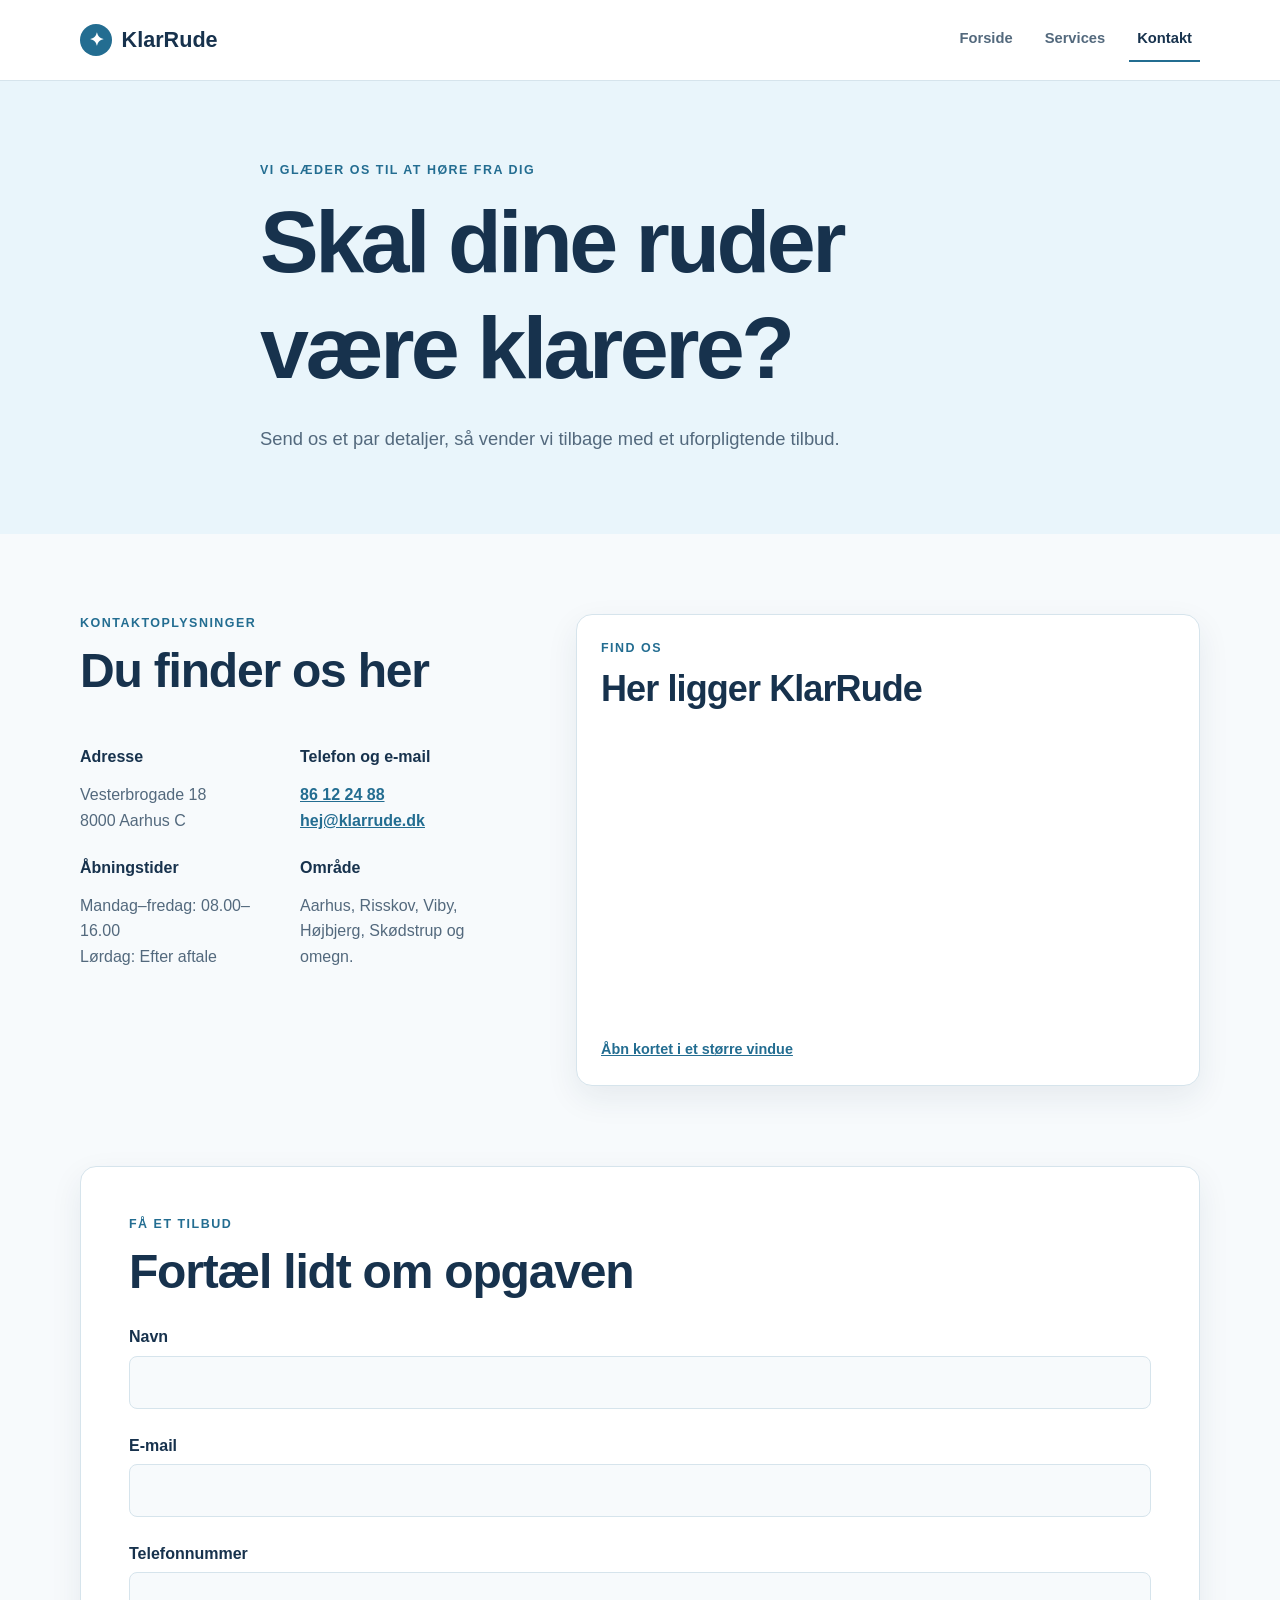
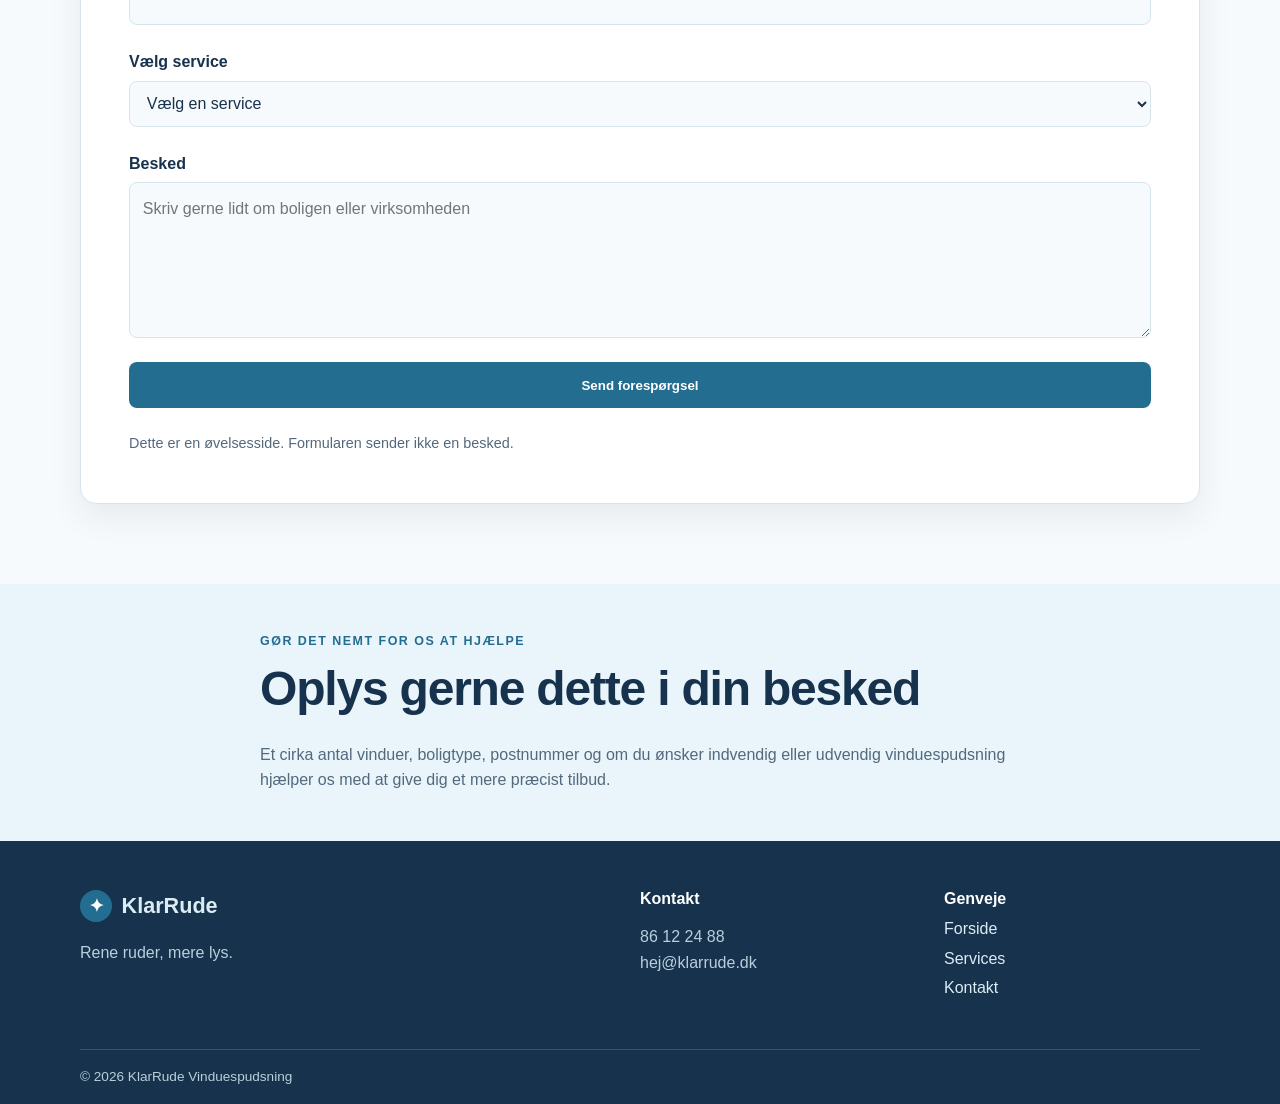
<file: contact.html>
<!DOCTYPE html>
<html lang="da">
    <head>
        <meta charset="UTF-8">
        <meta name="viewport" content="width=device-width, initial-scale=1.0">
        <meta name="description" content="Kontakt KlarRude Vinduespudsning for et uforpligtende tilbud i Aarhus og omegn.">
        <title>Kontakt | KlarRude Vinduespudsning</title>
        <link rel="stylesheet" href="css/styles.css">
    </head>
    <body>
        <!-- Header og hovednavigation -->
        <header class="site-header">
            <div class="container header-content">
                <a class="brand" href="index.html" aria-label="KlarRude Vinduespudsning - forside">
                    <span class="brand-mark" aria-hidden="true">✦</span>
                    <span>KlarRude</span>
                </a>
                <nav class="main-navigation" aria-label="Hovednavigation">
                    <ul>
                        <li>
                            <a href="index.html">
                                Forside
                            </a>
                        </li>
                        <li>
                            <a href="services.html">
                                Services
                            </a>
                        </li>
                        <li>
                            <a class="active-link" href="contact.html" aria-current="page">
                                Kontakt
                            </a>
                        </li>
                    </ul>
                </nav>
            </div>
        </header>
        <main>
            <!-- Sideintro -->
            <section class="page-hero">
                <div class="container narrow-content">
                    <p class="eyebrow">
                        Vi glæder os til at høre fra dig
                    </p>
                    <h1>Skal dine ruder være klarere?</h1>
                    <p>
                        Send os et par detaljer, så vender vi tilbage med et uforpligtende tilbud.
                    </p>
                </div>
            </section>
            <!-- Kontaktoplysninger og kontaktformular -->
            <section class="section-spacing">
                <div class="container contact-layout">
                    <div class="contact-details">
                        <p class="eyebrow">
                            Kontaktoplysninger
                        </p>
                        <h2>Du finder os her</h2>
                        <div class="contact-item">
                            <h3>Adresse</h3>
                            <p>
                                Vesterbrogade 18
                                <br>
                                8000 Aarhus C
                            </p>
                        </div>
                        <div class="contact-item">
                            <h3>Telefon og e-mail</h3>
                            <p>
                                <a href="tel:+4586122488">
                                    86 12 24 88
                                </a>
                                <br>
                                <a href="mailto:hej@klarrude.dk">
                                    hej@klarrude.dk
                                </a>
                            </p>
                        </div>
                        <div class="contact-item">
                            <h3>Åbningstider</h3>
                            <p>
                                Mandag–fredag: 08.00–16.00
                                <br>
                                Lørdag: Efter aftale
                            </p>
                        </div>
                        <div class="contact-item">
                            <h3>Område</h3>
                            <p>
                                Aarhus, Risskov, Viby, Højbjerg, Skødstrup og omegn.
                            </p>
                        </div>
                    </div>
                    <!-- Kort over butikkens placering -->
                    <div class="map-card">
                        <div class="map-heading">
                            <p class="eyebrow">Find os</p>
                            <h2>Her ligger KlarRude</h2>
                        </div>
                        <iframe
                            class="location-map"
                            src="https://www.openstreetmap.org/export/embed.html?bbox=10.190%2C56.153%2C10.215%2C56.165&amp;layer=mapnik&amp;marker=56.159%2C10.203"
                            title="Kort over KlarRudes placering i Aarhus"
                            loading="lazy">
                        </iframe>
                        <p class="map-link"><a href="https://www.openstreetmap.org/?mlat=56.159&amp;mlon=10.203#map=15/56.159/10.203" target="_blank" rel="noopener">Åbn kortet i et større vindue</a></p>
                    </div>
                    <div class="form-wrapper">
                        <p class="eyebrow">
                            Få et tilbud
                        </p>
                        <h2>Fortæl lidt om opgaven</h2>
                        <form class="contact-form" aria-describedby="form-note">
                            <div class="form-field">
                                <label for="name">Navn</label>
                                <input type="text" id="name" name="name" autocomplete="name" required>
                            </div>
                            <div class="form-field">
                                <label for="email">E-mail</label>
                                <input type="email" id="email" name="email" autocomplete="email" required>
                            </div>
                            <div class="form-field">
                                <label for="phone">Telefonnummer</label>
                                <input type="tel" id="phone" name="phone" autocomplete="tel">
                            </div>
                            <div class="form-field">
                                <label for="service">Vælg service</label>
                                <select id="service" name="service" required>
                                    <option value="">Vælg en service</option>
                                    <option value="privat">Privat vinduespudsning</option>
                                    <option value="erhverv">Erhvervsvinduespudsning</option>
                                    <option value="abonnement">Fast abonnementsordning</option>
                                </select>
                            </div>
                            <div class="form-field">
                                <label for="message">Besked</label>
                                <textarea id="message" name="message" rows="5" placeholder="Skriv gerne lidt om boligen eller virksomheden"></textarea>
                            </div>
                            <button class="button button-primary" type="button">
                                Send forespørgsel
                            </button>
                            <p class="form-note" id="form-note">
                                Dette er en øvelsesside. Formularen sender ikke en besked.
                            </p>
                        </form>
                    </div>
                </div>
            </section>
            <!-- Information om tilbud -->
            <section class="info-section section-light">
                <div class="container narrow-content">
                    <p class="eyebrow">
                        Gør det nemt for os at hjælpe
                    </p>
                    <h2>Oplys gerne dette i din besked</h2>
                    <p>
                        Et cirka antal vinduer, boligtype, postnummer og om du ønsker indvendig eller udvendig vinduespudsning hjælper os med at give dig et mere præcist tilbud.
                    </p>
                </div>
            </section>
        </main>
        <!-- Footer -->
        <footer class="site-footer">
            <div class="container footer-grid">
                <div>
                    <a class="brand brand-light" href="index.html">
                        <span class="brand-mark" aria-hidden="true">✦</span>
                        <span>KlarRude</span>
                    </a>
                    <p>
                        Rene ruder, mere lys.
                    </p>
                </div>
                <div>
                    <h2>Kontakt</h2>
                    <p>
                        <a href="tel:+4586122488">
                            86 12 24 88
                        </a>
                        <br>
                        <a href="mailto:hej@klarrude.dk">
                            hej@klarrude.dk
                        </a>
                    </p>
                </div>
                <div>
                    <h2>Genveje</h2>
                    <nav aria-label="Footer-navigation">
                        <a href="index.html">
                            Forside
                        </a>
                        <a href="services.html">
                            Services
                        </a>
                        <a href="contact.html">
                            Kontakt
                        </a>
                    </nav>
                </div>
            </div>
            <div class="container footer-bottom">
                <p>
                    &copy; 2026 KlarRude Vinduespudsning
                </p>
            </div>
        </footer>
    </body>
</html>
</file>
<file: css/styles.css>
/* Farver og fælles mål */
:root {
    --white: #fff;
    --bg: #f7fafc;
    --light: #e9f5fb;
    --blue: #236d91;
    --dark: #17324d;
    --muted: #53697d;
    --border: #d6e4ec;
    --xs: .5rem;
    --sm: 1rem;
    --md: 1.5rem;
    --lg: 3rem;
    --xl: 5rem;
    --radius: .5rem;
    --large: 1rem;
    --shadow: 0 .75rem 2rem rgba(23,50,77,.08);
}


/* Grundlæggende styling */
* {
    box-sizing: border-box;
}

html {
    scroll-behavior: smooth;
}

body {
    margin: 0;
    color: var(--dark);
    background: var(--bg);
    font-family: Arial,Helvetica,sans-serif;
    line-height: 1.6;
}

img {
    display: block;
    max-width: 100%;
    height: auto;
}

a {
    color: inherit;
}

a:focus-visible,
button:focus-visible,
input:focus-visible,
select:focus-visible,
textarea:focus-visible {
    outline: 3px solid #9a4b00;
    outline-offset: 3px;
}

.container {
    width: min(1120px,calc(100% - 2rem));
    margin: auto;
}

.section-spacing {
    padding: var(--xl) 0;
}

.section-light {
    background: var(--light);
}

.eyebrow {
    margin: 0 0 var(--xs);
    color: var(--blue);
    font-size: .78rem;
    font-weight: 700;
    letter-spacing: .12em;
    text-transform: uppercase;
}

h1,h2,h3 {
    margin-top: 0;
    line-height: 1.2;
    overflow-wrap: anywhere;
}

h1 {
    margin-bottom: var(--md);
    font-size: clamp(2.5rem,9vw,5.5rem);
    letter-spacing: -.04em;
}

h2 {
    margin-bottom: var(--md);
    font-size: clamp(1.8rem,4vw,3rem);
    letter-spacing: -.025em;
}

h3 {
    margin-bottom: var(--xs);
    font-size: 1.2rem;
}


/* Header og navigation */
.site-header {
    background: var(--white);
    border-bottom: 1px solid var(--border);
}

.header-content {
    display: flex;
    flex-direction: column;
    align-items: flex-start;
    justify-content: space-between;
    min-height: 5rem;
    gap: var(--sm);
    padding: var(--sm) 0;
}

.brand {
    display: inline-flex;
    align-items: center;
    gap: .6rem;
    color: var(--dark);
    font-size: 1.35rem;
    font-weight: 800;
    text-decoration: none;
}

.brand-mark {
    display: grid;
    width: 2rem;
    height: 2rem;
    place-items: center;
    color: var(--white);
    background: var(--blue);
    border-radius: 50%;
    font-size: 1.1rem;
}

.main-navigation ul {
    display: flex;
    flex-wrap: wrap;
    gap: .35rem;
    margin: 0;
    padding: 0;
    list-style: none;
}

.main-navigation a {
    display: block;
    padding: .6rem .5rem;
    color: var(--muted);
    font-size: .92rem;
    font-weight: 700;
    text-decoration: none;
    border-bottom: 2px solid transparent;
}

.main-navigation a:hover,.main-navigation .active-link {
    color: var(--dark);
    border-color: var(--blue);
}


/* Forside */
.hero-section {
    padding: var(--lg) 0;
    background: linear-gradient(135deg,var(--light),var(--white));
}

.hero-content {
    display: grid;
    align-items: center;
    gap: var(--lg);
}

.hero-intro {
    max-width: 35rem;
    margin-bottom: var(--md);
    color: var(--muted);
    font-size: 1.1rem;
}

.hero-image {
    width: 100%;
    border-radius: var(--large);
    box-shadow: var(--shadow);
}

.button {
    display: inline-block;
    padding: .85rem 1.35rem;
    border: 2px solid transparent;
    border-radius: var(--radius);
    font-weight: 700;
    text-decoration: none;
    cursor: pointer;
    transition: transform .18s ease,background-color .18s ease;
}

.button:hover {
    transform: translateY(-2px);
}

.button-primary {
    color: var(--white);
    background: var(--blue);
}

.button-primary:hover {
    background: var(--dark);
}

.split-layout {
    display: grid;
    gap: var(--md);
}

.split-layout>p {
    max-width: 42rem;
    margin-bottom: 0;
    color: var(--muted);
    font-size: 1.08rem;
}

.section-heading {
    max-width: 44rem;
    margin-bottom: var(--lg);
}

.heading-with-link {
    display: flex;
    flex-direction: column;
    align-items: flex-start;
    justify-content: space-between;
    gap: var(--md);
    max-width: none;
}

.text-link {
    color: var(--blue);
    font-weight: 700;
    text-decoration: none;
}

.text-link:hover {
    color: var(--dark);
    text-decoration: underline;
}


/* Fordele og servicekort */
.benefits-grid,.service-grid {
    display: grid;
    gap: var(--md);
}

.benefit-card {
    padding: var(--md);
    background: var(--white);
    border: 1px solid var(--border);
    border-radius: var(--radius);
}

.benefit-card p,.service-card p {
    margin-bottom: 0;
    color: var(--muted);
}

.benefit-number {
    display: block;
    margin-bottom: var(--md);
    color: var(--blue);
    font-weight: 800;
}

.service-card {
    overflow: hidden;
    background: var(--white);
    border: 1px solid var(--border);
    border-radius: var(--large);
    box-shadow: var(--shadow);
}

.service-card img {
    width: 100%;
}

.card-content {
    padding: var(--md);
}

.card-content .text-link {
    display: inline-block;
    margin-top: var(--md);
}


/* Intro på undersider */
.page-hero {
    padding: var(--xl) 0;
    background: var(--light);
}

.narrow-content {
    max-width: 760px;
}

.page-hero p:last-child {
    margin-bottom: 0;
    color: var(--muted);
    font-size: 1.15rem;
}


/* Servicesiden */
.service-list {
    display: grid;
    gap: var(--lg);
}

.service-detail {
    display: grid;
    overflow: hidden;
    background: var(--white);
    border: 1px solid var(--border);
    border-radius: var(--large);
    box-shadow: var(--shadow);
}

.service-detail img {
    width: 100%;
    height: 100%;
    object-fit: cover;
}

.service-detail-content {
    padding: var(--lg);
}

.service-detail-content>p:not(.eyebrow) {
    color: var(--muted);
}

.check-list {
    margin: var(--md) 0 0;
    padding: 0;
    list-style: none;
}

.check-list li {
    margin-bottom: var(--xs);
    padding-left: 1.6rem;
}

.check-list li:before {
    content: "✓";
    display: inline-block;
    width: 1.6rem;
    margin-left: -1.6rem;
    color: var(--blue);
    font-weight: 700;
}

.cta-section {
    padding: var(--lg) 0;
    color: var(--white);
    background: var(--dark);
}

.cta-content {
    display: flex;
    flex-direction: column;
    align-items: flex-start;
    justify-content: space-between;
    gap: var(--md);
}

.cta-content h2 {
    margin-bottom: 0;
}

.cta-content .eyebrow {
    color: #9ed8ee;
}


/* Kontakt og formular */
.contact-layout {
    display: grid;
    gap: var(--xl);
}

.contact-details {
    display: block;
    align-content: start;
    grid-template-columns: 1fr 1fr;
    column-gap: var(--md);
}

.contact-details>.eyebrow,.contact-details>h2 {
    grid-column: 1/-1;
}

.contact-item {
    margin-top: var(--md);
}

.contact-item h3 {
    font-size: 1rem;
}

.contact-item p {
    margin-bottom: 0;
    color: var(--muted);
}

.contact-item a {
    color: var(--blue);
    font-weight: 700;
}

.map-card {
    min-width: 0;
    padding: var(--md);
    background: var(--white);
    border: 1px solid var(--border);
    border-radius: var(--large);
    box-shadow: var(--shadow);
}

.map-heading h2 {
    margin-bottom: var(--md);
    font-size: clamp(1.5rem, 4vw, 2.25rem);
}

.location-map {
    display: block;
    width: 100%;
    min-height: 18rem;
    border: 0;
    border-radius: var(--radius);
}

.map-link {
    margin: var(--sm) 0 0;
    font-size: .9rem;
}

.map-link a {
    color: var(--blue);
    font-weight: 700;
}

.form-wrapper {
    min-width: 0;
    padding: var(--md);
    background: var(--white);
    border: 1px solid var(--border);
    border-radius: var(--large);
    box-shadow: var(--shadow);
}

.contact-form {
    display: grid;
    gap: var(--md);
}

.form-field {
    min-width: 0;
    display: grid;
    gap: .35rem;
}

.form-field label {
    font-weight: 700;
}

.form-field input,.form-field select,.form-field textarea {
    min-width: 0;
    width: 100%;
    padding: .8rem;
    color: var(--dark);
    background: var(--bg);
    border: 1px solid var(--border);
    border-radius: var(--radius);
    font: inherit;
}

.form-field textarea {
    resize: vertical;
}

.info-section {
    padding: var(--lg) 0;
}

.info-section p:last-child {
    margin-bottom: 0;
    color: var(--muted);
}


/* Footer */
.site-footer {
    padding-top: var(--lg);
    color: #dcecf4;
    background: var(--dark);
}

.brand-light {
    color: var(--white);
}

.site-footer p {
    color: #b9cfdb;
}

.site-footer h2 {
    margin-bottom: var(--xs);
    color: var(--white);
    font-size: 1rem;
    letter-spacing: 0;
}

.site-footer a {
    color: inherit;
    text-decoration: none;
}

.site-footer a:hover {
    color: var(--white);
    text-decoration: underline;
}

.footer-grid {
    display: grid;
    gap: var(--lg);
    padding-bottom: var(--lg);
}

.footer-grid nav {
    display: grid;
    gap: .25rem;
}

.footer-bottom {
    padding: var(--sm) 0;
    border-top: 1px solid rgba(255,255,255,.15);
}

.footer-bottom p {
    margin: 0;
    font-size: .85rem;
}

.form-note {
    margin: 0;
    color: var(--muted);
    font-size: .9rem;
}


/* Tablet og større skærme */
@media (min-width:600px) {
    .container {
        width: min(1120px,calc(100% - 4rem));
    }

    .header-content {
        flex-direction: row;
        align-items: center;
        gap: var(--md);
        padding: 0;
    }

    .main-navigation ul {
        gap: var(--sm);
    }

    .hero-section {
        padding: var(--xl) 0;
    }

    .heading-with-link {
        flex-direction: row;
        align-items: flex-end;
    }

    .cta-content {
        flex-direction: row;
        align-items: center;
    }

    .contact-details {
        display: grid;
    }

    .benefits-grid {
        grid-template-columns: repeat(3,minmax(0,1fr));
    }

    .form-wrapper {
        padding: var(--lg);
    }

    .footer-grid {
        grid-template-columns: 2fr 1fr 1fr;
    }

}


/* Større skærme */
@media (min-width:800px) {
    .hero-content {
        grid-template-columns: .9fr 1.1fr;
    }

    .split-layout {
        grid-template-columns: .8fr 1.2fr;
    }

    .service-grid {
        grid-template-columns: repeat(3,minmax(0,1fr));
    }

    .service-detail {
        grid-template-columns: .9fr 1.1fr;
    }

    .service-detail:nth-child(even) img {
        order: 2;
    }

    .contact-layout {
        grid-template-columns: minmax(0,.8fr) minmax(0,1.2fr);
        align-items: start;
    }

    .contact-layout .form-wrapper {
        grid-column: 1 / -1;
    }

}
</file>
